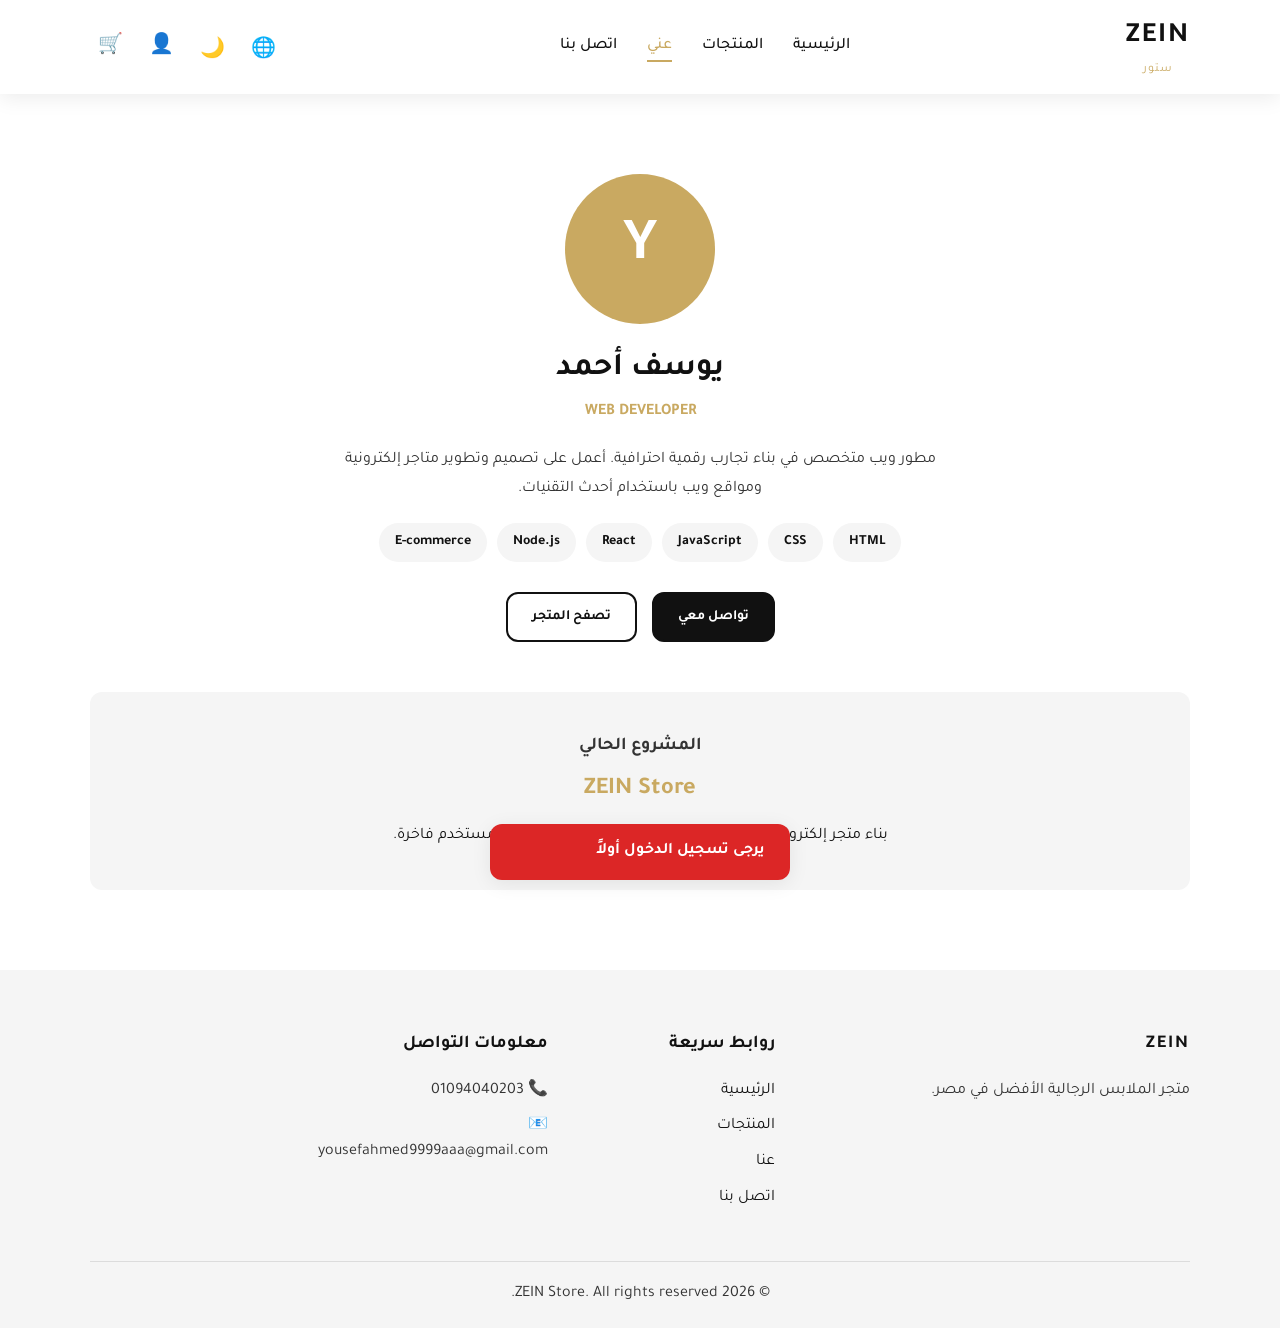
<file: zein-store/about.html>
<!DOCTYPE html>
<html lang="ar" dir="rtl">
<head>
    <meta charset="UTF-8">
    <meta name="viewport" content="width=device-width, initial-scale=1.0">
    <title>صفحتي - ZEIN Store</title>
    <link href="https://fonts.googleapis.com/css2?family=Tajawal:wght@400;500;700&family=Poppins:wght@400;500;600;700&display=swap" rel="stylesheet">
    <link rel="stylesheet" href="css/style.css">
    <link rel="stylesheet" href="css/responsive.css">
    <link rel="icon" href="data:image/svg+xml,<svg xmlns='http://www.w3.org/2000/svg' viewBox='0 0 100 100'><text y='.9em' font-size='90'>👔</text></svg>">
</head>
<body>
    <!-- Header -->
    <header class="header" id="header">
        <div class="container">
            <nav class="navbar">
                <a href="index.html" class="logo">
                    <span class="logo-text">ZEIN</span>
                    <span class="logo-sub">ستور</span>
                </a>
                <ul class="nav-links" id="navLinks">
                    <li><a href="index.html" data-i18n="home">الرئيسية</a></li>
                    <li><a href="products.html" data-i18n="products">المنتجات</a></li>
                    <li><a href="about.html" class="active" data-i18n="about">عني</a></li>
                    <li><a href="contact.html" data-i18n="contact">اتصل بنا</a></li>
                </ul>
                <div class="nav-actions">
                    <button class="btn-icon" id="langBtn" title="Switch Language">🌐</button>
                    <button class="btn-icon" id="darkModeBtn" title="Dark Mode">🌙</button>
                    <a href="login.html" class="btn-icon" id="loginBtn" title="Login">👤</a>
                    <a href="cart.html" class="btn-icon cart-badge" id="cartBtn" title="Cart">
                        🛒 <span class="badge" id="cartBadge">0</span>
                    </a>
                    <button class="hamburger" id="hamburger">
                        <span></span><span></span><span></span>
                    </button>
                </div>
            </nav>
        </div>
    </header>

    <!-- About Section -->
    <section class="section about-page" id="aboutPage">
        <div class="container">
            <div class="about-header">
                <div class="about-avatar">Y</div>
                <h2>يوسف أحمد</h2>
                <p class="tagline">WEB DEVELOPER</p>
                <p class="bio">
                    مطور ويب متخصص في بناء تجارب رقمية احترافية. أعمل على تصميم وتطوير متاجر إلكترونية ومواقع ويب باستخدام أحدث التقنيات.
                </p>
                <div class="skills">
                    <span class="skill-tag">HTML</span>
                    <span class="skill-tag">CSS</span>
                    <span class="skill-tag">JavaScript</span>
                    <span class="skill-tag">React</span>
                    <span class="skill-tag">Node.js</span>
                    <span class="skill-tag">E-commerce</span>
                </div>
                <div class="about-buttons">
                    <a href="contact.html" class="btn btn-primary">تواصل معي</a>
                    <a href="products.html" class="btn btn-outline">تصفح المتجر</a>
                </div>
            </div>
            
            <div class="current-project">
                <h3>المشروع الحالي</h3>
                <p class="project-name">ZEIN Store</p>
                <p>بناء متجر إلكتروني كامل لملابس رجالية بتقنيات حديثة وتجربة مستخدم فاخرة.</p>
            </div>
        </div>
    </section>

    <!-- Footer -->
    <footer class="footer" id="footer">
        <div class="container">
            <div class="footer-grid">
                <div class="footer-col">
                    <h4 class="logo-text">ZEIN</h4>
                    <p>متجر الملابس الرجالية الأفضل في مصر.</p>
                </div>
                <div class="footer-col">
                    <h4>روابط سريعة</h4>
                    <ul>
                        <li><a href="index.html">الرئيسية</a></li>
                        <li><a href="products.html">المنتجات</a></li>
                        <li><a href="about.html">عنا</a></li>
                        <li><a href="contact.html">اتصل بنا</a></li>
                    </ul>
                </div>
                <div class="footer-col">
                    <h4>معلومات التواصل</h4>
                    <p>📞 <a href="tel:01094040203">01094040203</a></p>
                    <p>📧 <a href="mailto:yousefahmed9999aaa@gmail.com">yousefahmed9999aaa@gmail.com</a></p>
                </div>
            </div>
            <div class="footer-bottom">
                <p>&copy; 2026 ZEIN Store. All rights reserved.</p>
            </div>
        </div>
    </footer>

    <div class="toast-container" id="toastContainer"></div>

    <script src="js/main.js"></script>
    <script src="js/auth.js"></script>
    <script>
        // Protect this page
        document.addEventListener('DOMContentLoaded', () => {
            if (!isLoggedIn()) {
                showToast('يرجى تسجيل الدخول أولاً', 'error');
                setTimeout(() => { window.location.href = 'login.html'; }, 2000);
            }
        });
    </script>
</body>
</html>
</file>
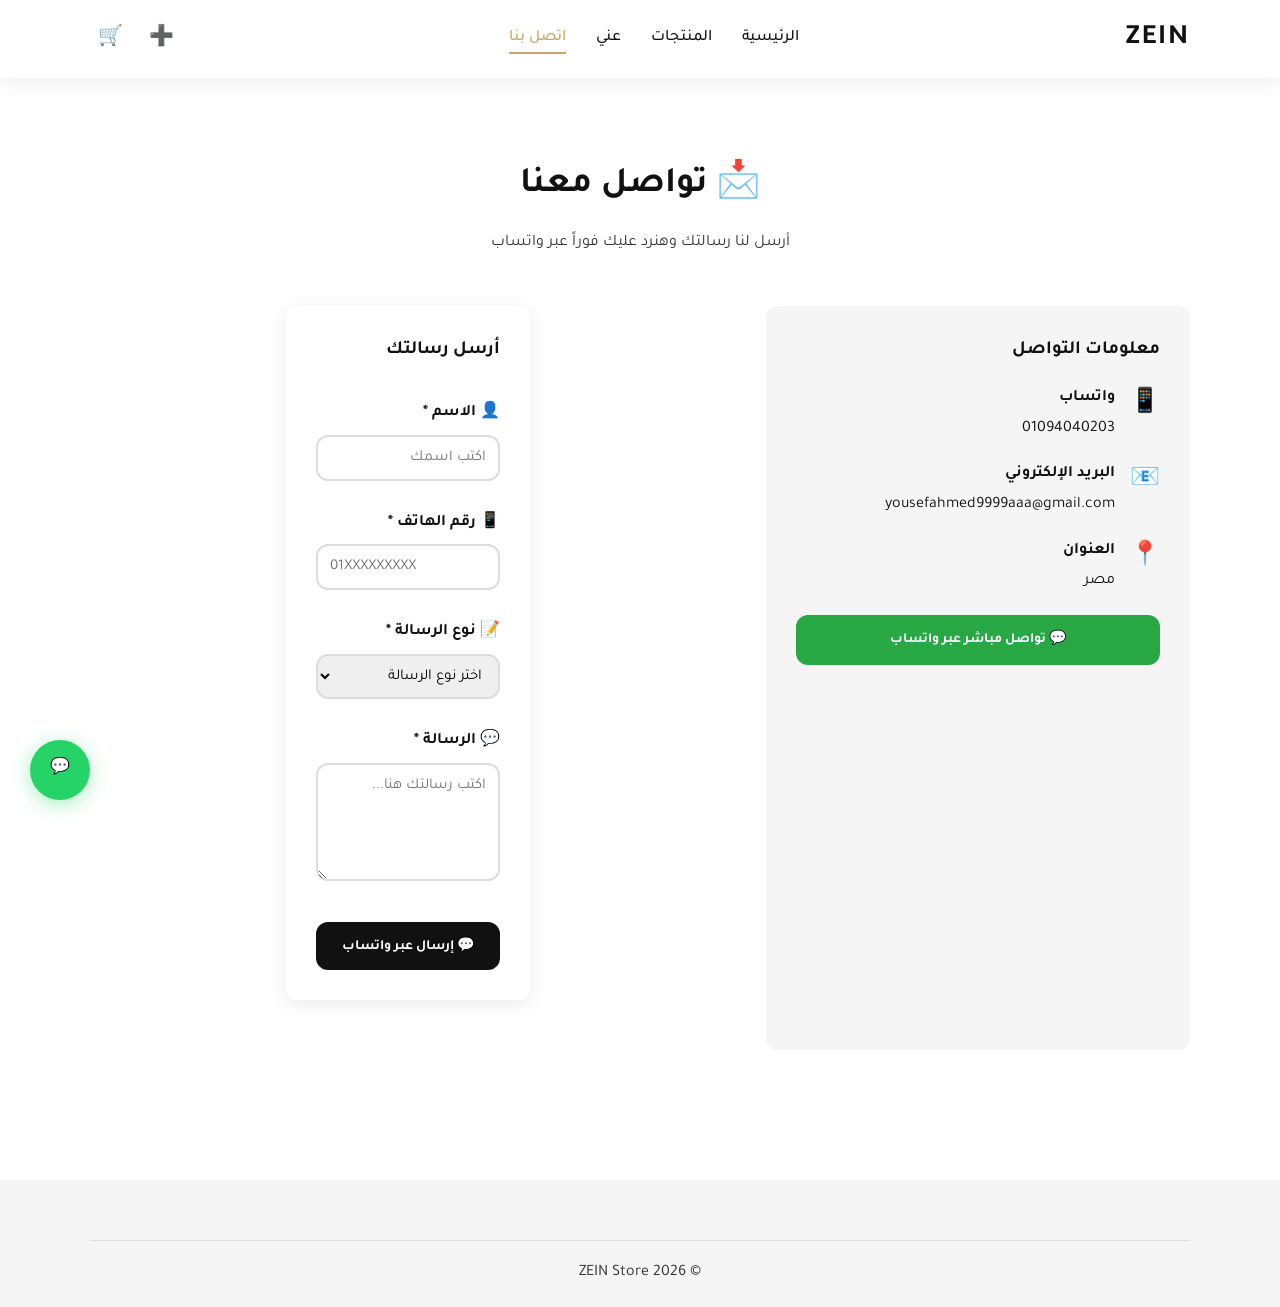
<file: zein-store/contact.html>
<!DOCTYPE html>
<html lang="ar" dir="rtl">
<head>
    <meta charset="UTF-8">
    <meta name="viewport" content="width=device-width, initial-scale=1.0">
    <title>اتصل بنا - ZEIN Store</title>
    <link href="https://fonts.googleapis.com/css2?family=Tajawal:wght@400;500;700&display=swap" rel="stylesheet">
    <link rel="stylesheet" href="css/style.css">
    <link rel="stylesheet" href="css/responsive.css">
</head>
<body>
    <header class="header">
        <div class="container">
            <nav class="navbar">
                <a href="index.html" class="logo"><span class="logo-text">ZEIN</span></a>
                <ul class="nav-links" id="navLinks">
                    <li><a href="index.html">الرئيسية</a></li>
                    <li><a href="products.html">المنتجات</a></li>
                    <li><a href="about.html">عني</a></li>
                    <li><a href="contact.html" class="active">اتصل بنا</a></li>
                </ul>
                <div class="nav-actions">
                    <a href="add-product.html" class="btn-icon">➕</a>
                    <a href="cart.html" class="btn-icon cart-badge">🛒 <span class="badge" id="cartBadge">0</span></a>
                    <button class="hamburger" id="hamburger"><span></span><span></span><span></span></button>
                </div>
            </nav>
        </div>
    </header>

    <section class="section contact-page">
        <div class="container">
            <h2 class="section-title">📩 تواصل معنا</h2>
            <p class="section-subtitle">أرسل لنا رسالتك وهنرد عليك فوراً عبر واتساب</p>
            
            <div class="contact-grid">
                <div class="contact-info-box">
                    <h3>معلومات التواصل</h3>
                    <div class="info-item">
                        <span class="icon">📱</span>
                        <div>
                            <strong>واتساب</strong>
                            <p>01094040203</p>
                        </div>
                    </div>
                    <div class="info-item">
                        <span class="icon">📧</span>
                        <div>
                            <strong>البريد الإلكتروني</strong>
                            <p>yousefahmed9999aaa@gmail.com</p>
                        </div>
                    </div>
                    <div class="info-item">
                        <span class="icon">📍</span>
                        <div>
                            <strong>العنوان</strong>
                            <p>مصر</p>
                        </div>
                    </div>
                    <a href="https://wa.me/201094040203" class="btn btn-success btn-block" target="_blank">💬 تواصل مباشر عبر واتساب</a>
                </div>
                
                <form class="contact-form" id="contactForm">
                    <h3>أرسل رسالتك</h3>
                    <div class="form-group">
                        <label>👤 الاسم *</label>
                        <input type="text" id="contactName" required placeholder="اكتب اسمك">
                    </div>
                    <div class="form-group">
                        <label>📱 رقم الهاتف *</label>
                        <input type="tel" id="contactPhone" required placeholder="01XXXXXXXXX">
                    </div>
                    <div class="form-group">
                        <label>📝 نوع الرسالة *</label>
                        <select id="contactType" required>
                            <option value="">اختر نوع الرسالة</option>
                            <option value="problem">مشكلة في طلب</option>
                            <option value="inquiry">استفسار عن منتج</option>
                            <option value="suggestion">اقتراح</option>
                            <option value="other">أخرى</option>
                        </select>
                    </div>
                    <div class="form-group">
                        <label>💬 الرسالة *</label>
                        <textarea id="contactMessage" required rows="5" placeholder="اكتب رسالتك هنا..."></textarea>
                    </div>
                    <button type="submit" class="btn btn-primary btn-block">💬 إرسال عبر واتساب</button>
                </form>
            </div>
        </div>
    </section>

    <footer class="footer">
        <div class="container">
            <div class="footer-bottom"><p>&copy; 2026 ZEIN Store</p></div>
        </div>
    </footer>

    <a href="https://wa.me/201094040203" class="whatsapp-float" target="_blank"><span>💬</span></a>

    <script src="js/products-data.js"></script>
    <script src="js/main.js"></script>
    <script src="js/contact.js"></script>
</body>
</html>
</file>
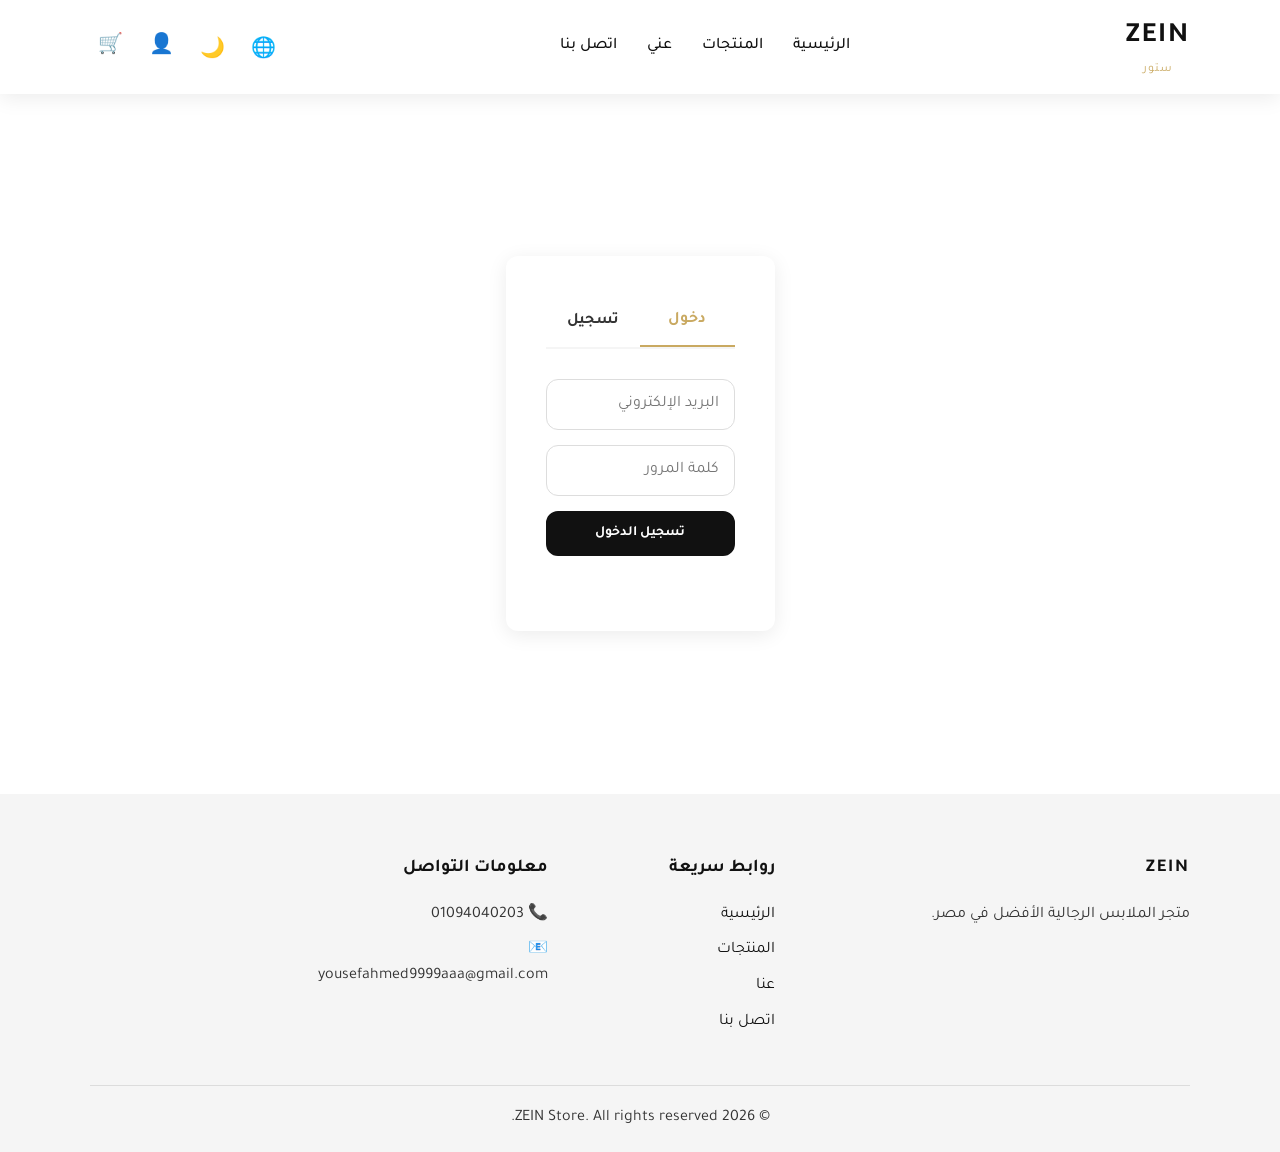
<file: zein-store/login.html>
<!DOCTYPE html>
<html lang="ar" dir="rtl">
<head>
    <meta charset="UTF-8">
    <meta name="viewport" content="width=device-width, initial-scale=1.0">
    <title>تسجيل الدخول - ZEIN Store</title>
    <link href="https://fonts.googleapis.com/css2?family=Tajawal:wght@400;500;700&family=Poppins:wght@400;500;600;700&display=swap" rel="stylesheet">
    <link rel="stylesheet" href="css/style.css">
    <link rel="stylesheet" href="css/responsive.css">
    <link rel="icon" href="data:image/svg+xml,<svg xmlns='http://www.w3.org/2000/svg' viewBox='0 0 100 100'><text y='.9em' font-size='90'>👔</text></svg>">
</head>
<body>
    <!-- Header -->
    <header class="header" id="header">
        <div class="container">
            <nav class="navbar">
                <a href="index.html" class="logo">
                    <span class="logo-text">ZEIN</span>
                    <span class="logo-sub">ستور</span>
                </a>
                <ul class="nav-links" id="navLinks">
                    <li><a href="index.html" data-i18n="home">الرئيسية</a></li>
                    <li><a href="products.html" data-i18n="products">المنتجات</a></li>
                    <li><a href="about.html" data-i18n="about">عني</a></li>
                    <li><a href="contact.html" data-i18n="contact">اتصل بنا</a></li>
                </ul>
                <div class="nav-actions">
                    <button class="btn-icon" id="langBtn" title="Switch Language">🌐</button>
                    <button class="btn-icon" id="darkModeBtn" title="Dark Mode">🌙</button>
                    <a href="login.html" class="btn-icon active" id="loginBtn" title="Login">👤</a>
                    <a href="cart.html" class="btn-icon cart-badge" id="cartBtn" title="Cart">
                        🛒 <span class="badge" id="cartBadge">0</span>
                    </a>
                    <button class="hamburger" id="hamburger">
                        <span></span><span></span><span></span>
                    </button>
                </div>
            </nav>
        </div>
    </header>

    <!-- Auth Section -->
    <section class="section auth-page" id="authPage">
        <div class="container">
            <div class="auth-container">
                <div class="auth-tabs">
                    <button class="auth-tab active" id="loginTab">دخول</button>
                    <button class="auth-tab" id="registerTab">تسجيل</button>
                </div>
                
                <form id="loginForm" class="auth-form">
                    <input type="email" id="loginEmail" placeholder="البريد الإلكتروني" required>
                    <input type="password" id="loginPassword" placeholder="كلمة المرور" required minlength="6">
                    <button type="submit" class="btn btn-primary btn-block">تسجيل الدخول</button>
                </form>
                
                <form id="registerForm" class="auth-form" style="display:none;">
                    <input type="text" id="regName" placeholder="الاسم الكامل" required>
                    <input type="email" id="regEmail" placeholder="البريد الإلكتروني" required>
                    <input type="password" id="regPassword" placeholder="كلمة مرور (6 أحرف+)" required minlength="6">
                    <input type="password" id="regConfirmPassword" placeholder="تأكيد كلمة المرور" required>
                    <button type="submit" class="btn btn-primary btn-block">إنشاء حساب</button>
                </form>
                
                <div id="authMessage" class="auth-message"></div>
            </div>
        </div>
    </section>

    <!-- Footer -->
    <footer class="footer" id="footer">
        <div class="container">
            <div class="footer-grid">
                <div class="footer-col">
                    <h4 class="logo-text">ZEIN</h4>
                    <p>متجر الملابس الرجالية الأفضل في مصر.</p>
                </div>
                <div class="footer-col">
                    <h4>روابط سريعة</h4>
                    <ul>
                        <li><a href="index.html">الرئيسية</a></li>
                        <li><a href="products.html">المنتجات</a></li>
                        <li><a href="about.html">عنا</a></li>
                        <li><a href="contact.html">اتصل بنا</a></li>
                    </ul>
                </div>
                <div class="footer-col">
                    <h4>معلومات التواصل</h4>
                    <p>📞 <a href="tel:01094040203">01094040203</a></p>
                    <p>📧 <a href="mailto:yousefahmed9999aaa@gmail.com">yousefahmed9999aaa@gmail.com</a></p>
                </div>
            </div>
            <div class="footer-bottom">
                <p>&copy; 2026 ZEIN Store. All rights reserved.</p>
            </div>
        </div>
    </footer>

    <div class="toast-container" id="toastContainer"></div>

    <script src="js/main.js"></script>
    <script src="js/auth.js"></script>
    <script>
        document.addEventListener('DOMContentLoaded', () => initAuth());
    </script>
</body>
</html>
</file>
<file: zein-store/css/style.css>
/* ===== CSS Variables ===== */
:root {
  --primary: #111111;
  --accent: #C9A961;
  --white: #FFFFFF;
  --gray: #F5F5F5;
  --dark-gray: #333333;
  --danger: #DC2626;
  --success: #16A34A;
  --radius: 12px;
  --shadow: 0 4px 20px rgba(0,0,0,0.08);
  --shadow-hover: 0 8px 30px rgba(0,0,0,0.15);
  --transition: all 0.3s ease;
  --container: 1300px;
  --section-padding: 80px;
}

/* Dark Mode Variables */
body.dark {
  --primary: #FFFFFF;
  --white: #0F0F0F;
  --gray: #1A1A1A;
  --dark-gray: #CCCCCC;
  background: #0F0F0F;
  color: #FFFFFF;
}

/* ===== Reset & Base ===== */
*, *::before, *::after {
  margin: 0;
  padding: 0;
  box-sizing: border-box;
}

html {
  scroll-behavior: smooth;
}

body {
  font-family: 'Tajawal', 'Poppins', sans-serif;
  background: var(--white);
  color: var(--primary);
  line-height: 1.6;
  overflow-x: hidden;
  transition: background 0.3s ease, color 0.3s ease;
}

body[dir="ltr"] {
  font-family: 'Poppins', 'Tajawal', sans-serif;
}

a {
  text-decoration: none;
  color: inherit;
  transition: var(--transition);
}

ul {
  list-style: none;
}

img {
  max-width: 100%;
  height: auto;
}

/* ===== Container ===== */
.container {
  max-width: var(--container);
  margin: 0 auto;
  padding: 0 20px;
}

/* ===== Header ===== */
.header {
  background: var(--white);
  box-shadow: var(--shadow);
  position: sticky;
  top: 0;
  z-index: 1000;
  transition: var(--transition);
}

body.dark .header {
  background: #0F0F0F;
  border-bottom: 1px solid #2A2A2A;
}

.navbar {
  display: flex;
  align-items: center;
  justify-content: space-between;
  padding: 15px 0;
  gap: 20px;
}

.logo {
  display: flex;
  flex-direction: column;
  align-items: center;
}

.logo-text {
  font-size: 28px;
  font-weight: 700;
  color: var(--primary);
  letter-spacing: 2px;
}

.logo-sub {
  font-size: 12px;
  color: var(--accent);
  letter-spacing: 1px;
}

.nav-links {
  display: flex;
  gap: 30px;
}

.nav-links a {
  font-weight: 500;
  color: var(--primary);
  padding: 8px 0;
  position: relative;
}

.nav-links a::after {
  content: '';
  position: absolute;
  bottom: 0;
  right: 0;
  width: 0;
  height: 2px;
  background: var(--accent);
  transition: var(--transition);
}

.nav-links a:hover::after,
.nav-links a.active::after {
  width: 100%;
}

.nav-links a:hover,
.nav-links a.active {
  color: var(--accent);
}

.nav-actions {
  display: flex;
  align-items: center;
  gap: 10px;
}

.btn-icon {
  background: none;
  border: none;
  font-size: 20px;
  cursor: pointer;
  padding: 8px;
  border-radius: 50%;
  transition: var(--transition);
  position: relative;
}

.btn-icon:hover {
  background: var(--gray);
  transform: scale(1.1);
}

.cart-badge .badge {
  position: absolute;
  top: 0;
  right: 0;
  background: var(--danger);
  color: white;
  font-size: 10px;
  padding: 2px 6px;
  border-radius: 50%;
  font-weight: 700;
}

.hamburger {
  display: none;
  flex-direction: column;
  gap: 5px;
  background: none;
  border: none;
  cursor: pointer;
  padding: 5px;
}

.hamburger span {
  width: 25px;
  height: 3px;
  background: var(--primary);
  border-radius: 3px;
  transition: var(--transition);
}

/* ===== Buttons ===== */
.btn {
  display: inline-flex;
  align-items: center;
  justify-content: center;
  gap: 8px;
  padding: 12px 24px;
  border-radius: var(--radius);
  font-weight: 600;
  font-size: 14px;
  cursor: pointer;
  transition: var(--transition);
  border: 2px solid transparent;
  font-family: inherit;
}

.btn-primary {
  background: var(--primary);
  color: var(--white);
  border-color: var(--primary);
}

.btn-primary:hover {
  background: var(--accent);
  border-color: var(--accent);
  transform: translateY(-2px);
}

.btn-outline {
  background: transparent;
  color: var(--primary);
  border-color: var(--primary);
}

.btn-outline:hover {
  background: var(--primary);
  color: var(--white);
}

.btn-sm {
  padding: 8px 16px;
  font-size: 13px;
}

.btn-lg {
  padding: 16px 32px;
  font-size: 16px;
}

.btn-block {
  width: 100%;
}

/* ===== Hero Section ===== */
.hero {
  padding: 60px 0;
  background: var(--gray);
  min-height: 70vh;
  display: flex;
  align-items: center;
}

.hero .container {
  display: grid;
  grid-template-columns: 1fr 1fr;
  gap: 60px;
  align-items: center;
}

.hero-content h1 {
  font-size: 48px;
  font-weight: 900;
  margin-bottom: 20px;
  line-height: 1.2;
}

.hero-content p {
  font-size: 18px;
  color: var(--dark-gray);
  margin-bottom: 30px;
}

.hero-buttons {
  display: flex;
  gap: 15px;
  flex-wrap: wrap;
}

.hero-image {
  position: relative;
}

.hero-image img {
  width: 100%;
  border-radius: var(--radius);
  box-shadow: var(--shadow);
}

.hero-skeleton {
  width: 100%;
  height: 500px;
  background: linear-gradient(90deg, var(--gray) 25%, #e0e0e0 50%, var(--gray) 75%);
  background-size: 200% 100%;
  animation: skeleton 1.5s infinite;
  border-radius: var(--radius);
}

@keyframes skeleton {
  0% { background-position: 200% 0; }
  100% { background-position: -200% 0; }
}

/* ===== Section ===== */
.section {
  padding: var(--section-padding) 0;
}

.section-title {
  font-size: 36px;
  font-weight: 700;
  text-align: center;
  margin-bottom: 15px;
}

.section-subtitle {
  text-align: center;
  color: var(--dark-gray);
  margin-bottom: 50px;
}

.section-footer {
  text-align: center;
  margin-top: 40px;
}

/* ===== Categories ===== */
.categories-grid {
  display: grid;
  grid-template-columns: repeat(4, 1fr);
  gap: 30px;
}

.category-card {
  background: var(--white);
  padding: 40px 20px;
  border-radius: var(--radius);
  text-align: center;
  box-shadow: var(--shadow);
  transition: var(--transition);
  cursor: pointer;
}

body.dark .category-card {
  background: #1A1A1A;
  border: 1px solid #2A2A2A;
}

.category-card:hover {
  transform: translateY(-8px);
  box-shadow: var(--shadow-hover);
}

.category-card:hover .category-icon {
  transform: scale(1.2);
}

.category-icon {
  font-size: 50px;
  margin-bottom: 15px;
  transition: var(--transition);
}

.category-card h3 {
  font-size: 18px;
  font-weight: 600;
}

/* ===== Products Grid ===== */
.products-grid {
  display: grid;
  grid-template-columns: repeat(4, 1fr);
  gap: 30px;
}

.product-card {
  background: var(--white);
  border-radius: var(--radius);
  overflow: hidden;
  box-shadow: var(--shadow);
  transition: var(--transition);
  position: relative;
}

body.dark .product-card {
  background: #1A1A1A;
  border: 1px solid #2A2A2A;
}

.product-card:hover {
  transform: translateY(-8px);
  box-shadow: var(--shadow-hover);
}

.product-card:hover .product-image img {
  transform: scale(1.08);
}

.product-image {
  position: relative;
  height: 300px;
  overflow: hidden;
}

.product-image img {
  width: 100%;
  height: 100%;
  object-fit: cover;
  transition: var(--transition);
}

.product-badge {
  position: absolute;
  top: 10px;
  right: 10px;
  background: var(--danger);
  color: white;
  padding: 5px 12px;
  border-radius: 20px;
  font-size: 12px;
  font-weight: 600;
}

.product-favorite {
  position: absolute;
  top: 10px;
  left: 10px;
  background: white;
  border: none;
  width: 35px;
  height: 35px;
  border-radius: 50%;
  cursor: pointer;
  font-size: 18px;
  transition: var(--transition);
  display: flex;
  align-items: center;
  justify-content: center;
}

.product-favorite:hover {
  transform: scale(1.1);
}

.product-favorite.active {
  color: var(--danger);
}

.product-info {
  padding: 20px;
}

.product-brand {
  font-size: 12px;
  color: var(--accent);
  font-weight: 600;
  text-transform: uppercase;
}

.product-name {
  font-size: 16px;
  font-weight: 600;
  margin: 8px 0;
  display: -webkit-box;
  -webkit-line-clamp: 2;
  -webkit-box-orient: vertical;
  overflow: hidden;
}

.product-rating {
  display: flex;
  align-items: center;
  gap: 5px;
  margin-bottom: 10px;
}

.stars {
  color: #FFB800;
  font-size: 14px;
}

.rating-count {
  font-size: 12px;
  color: var(--dark-gray);
}

.product-prices {
  display: flex;
  align-items: center;
  gap: 10px;
  margin-bottom: 15px;
}

.current-price {
  font-size: 20px;
  font-weight: 700;
  color: var(--accent);
}

.old-price {
  font-size: 14px;
  color: var(--dark-gray);
  text-decoration: line-through;
}

.add-to-cart-btn {
  width: 100%;
  padding: 12px;
  background: var(--primary);
  color: white;
  border: none;
  border-radius: var(--radius);
  font-weight: 600;
  cursor: pointer;
  transition: var(--transition);
  font-family: inherit;
}

.add-to-cart-btn:hover {
  background: var(--accent);
}

/* ===== Features ===== */
.features {
  background: var(--gray);
}

body.dark .features {
  background: #0A0A0A;
}

.features-grid {
  display: grid;
  grid-template-columns: repeat(4, 1fr);
  gap: 30px;
}

.feature-card {
  text-align: center;
  padding: 30px;
  background: var(--white);
  border-radius: var(--radius);
  box-shadow: var(--shadow);
}

body.dark .feature-card {
  background: #1A1A1A;
}

.feature-icon {
  font-size: 50px;
  margin-bottom: 15px;
}

.feature-card h4 {
  font-size: 18px;
  margin-bottom: 10px;
}

.feature-card p {
  color: var(--dark-gray);
  font-size: 14px;
}

/* ===== Newsletter ===== */
.newsletter {
  background: var(--primary);
  color: white;
  text-align: center;
}

.newsletter .section-title {
  color: white;
}

.newsletter .section-subtitle {
  color: rgba(255,255,255,0.7);
}

.newsletter-form {
  display: flex;
  max-width: 500px;
  margin: 0 auto;
  gap: 10px;
}

.newsletter-form input {
  flex: 1;
  padding: 15px 20px;
  border: none;
  border-radius: var(--radius);
  font-size: 16px;
  font-family: inherit;
}

.newsletter-form input:focus {
  outline: 2px solid var(--accent);
}

.newsletter-form .btn {
  background: var(--accent);
  border-color: var(--accent);
}

.newsletter-form .btn:hover {
  background: var(--white);
  color: var(--primary);
}

/* ===== Footer ===== */
.footer {
  background: var(--gray);
  padding: 60px 0 20px;
}

body.dark .footer {
  background: #0A0A0A;
}

.footer-grid {
  display: grid;
  grid-template-columns: 2fr 1fr 1fr 1fr;
  gap: 40px;
  margin-bottom: 40px;
}

.footer-col h4 {
  font-size: 18px;
  margin-bottom: 20px;
}

.footer-col p {
  color: var(--dark-gray);
  margin-bottom: 10px;
}

.footer-col ul li {
  margin-bottom: 10px;
}

.footer-col ul li a:hover {
  color: var(--accent);
}

.social-links {
  display: flex;
  gap: 15px;
  margin-top: 15px;
}

.social-links a {
  font-size: 24px;
  transition: var(--transition);
}

.social-links a:hover {
  transform: scale(1.2);
}

.footer-bottom {
  text-align: center;
  padding-top: 20px;
  border-top: 1px solid rgba(0,0,0,0.1);
  color: var(--dark-gray);
}

body.dark .footer-bottom {
  border-color: #2A2A2A;
}

/* ===== Filters ===== */
.filters {
  display: flex;
  gap: 15px;
  margin-bottom: 40px;
  flex-wrap: wrap;
  align-items: center;
}

.filter-group input,
.filter-group select {
  padding: 12px 16px;
  border: 1px solid #ddd;
  border-radius: var(--radius);
  font-size: 14px;
  min-width: 180px;
  font-family: inherit;
  background: var(--white);
  color: var(--primary);
}

body.dark .filter-group input,
body.dark .filter-group select {
  background: #1A1A1A;
  border-color: #2A2A2A;
  color: white;
}

.filter-group input:focus,
.filter-group select:focus {
  outline: none;
  border-color: var(--accent);
}

/* ===== No Results ===== */
.no-results {
  text-align: center;
  padding: 60px 20px;
}

.no-results .icon {
  font-size: 80px;
  margin-bottom: 20px;
}

.no-results h3 {
  font-size: 24px;
  margin-bottom: 10px;
}

.no-results p {
  color: var(--dark-gray);
  margin-bottom: 20px;
}

/* Product Detail Page */
.product-detail-page {
  padding-top: 40px;
}

.product-detail-grid {
  display: grid;
  grid-template-columns: 1fr 1fr;
  gap: 50px;
  align-items: start;
}

.product-gallery {
  position: sticky;
  top: 100px;
}

.main-image {
  position: relative;
  border-radius: var(--radius);
  overflow: hidden;
  margin-bottom: 15px;
  background: var(--gray);
}

.main-image img {
  width: 100%;
  height: 500px;
  object-fit: cover;
}

.discount-badge {
  position: absolute;
  top: 20px;
  right: 20px;
  background: var(--danger);
  color: white;
  padding: 10px 20px;
  border-radius: 25px;
  font-weight: 700;
  font-size: 16px;
}

.thumbnails {
  display: flex;
  gap: 10px;
}

.thumb {
  width: 80px;
  height: 80px;
  border-radius: 10px;
  overflow: hidden;
  cursor: pointer;
  border: 3px solid transparent;
  transition: var(--transition);
}

.thumb.active,
.thumb:hover {
  border-color: var(--accent);
}

.thumb img {
  width: 100%;
  height: 100%;
  object-fit: cover;
}

/* Product Info */
.product-info-detail {
  padding: 20px 0;
}

.product-brand-label {
  display: inline-block;
  background: var(--accent);
  color: white;
  padding: 5px 15px;
  border-radius: 20px;
  font-size: 13px;
  font-weight: 600;
  margin-bottom: 15px;
}

.product-title {
  font-size: 32px;
  font-weight: 700;
  margin-bottom: 15px;
  line-height: 1.3;
}

.product-rating-detail {
  display: flex;
  align-items: center;
  gap: 10px;
  margin-bottom: 20px;
}

.stars {
  color: #FFB800;
  font-size: 18px;
}

.rating-text {
  color: var(--dark-gray);
  font-size: 14px;
}

.product-price-box {
  display: flex;
  align-items: center;
  gap: 15px;
  margin-bottom: 25px;
  padding: 20px;
  background: var(--gray);
  border-radius: var(--radius);
}

.current-price-large {
  font-size: 36px;
  font-weight: 700;
  color: var(--accent);
}

.old-price-large {
  font-size: 20px;
  color: var(--dark-gray);
  text-decoration: line-through;
}

.save-badge {
  background: var(--success);
  color: white;
  padding: 5px 12px;
  border-radius: 15px;
  font-size: 13px;
  font-weight: 600;
}

.product-description-box {
  margin-bottom: 25px;
}

.product-description-box h4 {
  font-size: 16px;
  margin-bottom: 10px;
}

.product-description-box p {
  color: var(--dark-gray);
  line-height: 1.8;
}

/* Options */
.option-section {
  margin-bottom: 25px;
  padding-bottom: 25px;
  border-bottom: 1px solid var(--gray);
}

.option-section h4 {
  font-size: 16px;
  margin-bottom: 15px;
}

.color-options {
  display: flex;
  gap: 12px;
}

.color-btn {
  width: 45px;
  height: 45px;
  border-radius: 50%;
  border: 3px solid transparent;
  cursor: pointer;
  transition: var(--transition);
}

.color-btn:hover,
.color-btn.active {
  border-color: var(--accent);
  transform: scale(1.1);
}

.size-options {
  display: flex;
  gap: 10px;
  flex-wrap: wrap;
}

.size-btn {
  padding: 12px 25px;
  border: 2px solid #ddd;
  background: var(--white);
  border-radius: var(--radius);
  cursor: pointer;
  font-weight: 600;
  font-size: 15px;
  transition: var(--transition);
}

.size-btn:hover,
.size-btn.active {
  border-color: var(--accent);
  background: var(--accent);
  color: white;
}

.quantity-selector-large {
  display: flex;
  align-items: center;
  gap: 15px;
}

.qty-btn {
  width: 50px;
  height: 50px;
  border: none;
  background: var(--gray);
  border-radius: var(--radius);
  font-size: 24px;
  cursor: pointer;
  transition: var(--transition);
}

.qty-btn:hover {
  background: var(--accent);
  color: white;
}

.quantity-selector-large input {
  width: 80px;
  text-align: center;
  padding: 12px;
  border: 2px solid #ddd;
  border-radius: var(--radius);
  font-size: 20px;
  font-weight: 700;
}

/* Actions */
.product-actions-detail {
  display: flex;
  gap: 15px;
  margin-top: 30px;
}

.product-actions-detail .btn {
  flex: 1;
  padding: 18px;
  font-size: 18px;
}

/* Error */
.error-404 {
  grid-column: span 2;
  text-align: center;
  padding: 60px;
}

.error-404 h2 {
  font-size: 28px;
  margin-bottom: 20px;
}

@media (max-width: 768px) {
  .product-detail-grid {
    grid-template-columns: 1fr;
  }
  
  .main-image img {
    height: 350px;
  }
  
  .product-title {
    font-size: 24px;
  }
  
  .current-price-large {
    font-size: 28px;
  }
  
  .product-actions-detail {
    flex-direction: column;
  }
}

/* ===== Related Products ===== */
.related-products {
  margin-top: 60px;
}

/* ===== Cart Page ===== */
.cart-grid {
  display: grid;
  grid-template-columns: 2fr 1fr;
  gap: 40px;
}

.cart-items {
  display: flex;
  flex-direction: column;
  gap: 20px;
}

.cart-item {
  display: grid;
  grid-template-columns: 120px 1fr auto;
  gap: 20px;
  padding: 20px;
  background: var(--white);
  border-radius: var(--radius);
  box-shadow: var(--shadow);
  align-items: center;
}

body.dark .cart-item {
  background: #1A1A1A;
}

.cart-item-image {
  width: 120px;
  height: 120px;
  border-radius: var(--radius);
  overflow: hidden;
}

.cart-item-image img {
  width: 100%;
  height: 100%;
  object-fit: cover;
}

.cart-item-info h4 {
  font-size: 16px;
  margin-bottom: 5px;
}

.cart-item-info .brand {
  color: var(--accent);
  font-size: 12px;
  font-weight: 600;
}

.cart-item-info .price {
  font-size: 18px;
  font-weight: 700;
  color: var(--accent);
  margin-top: 10px;
}

.cart-item-quantity {
  display: flex;
  align-items: center;
  gap: 10px;
  margin-top: 10px;
}

.cart-item-quantity button {
  width: 30px;
  height: 30px;
  border: none;
  background: var(--gray);
  border-radius: 5px;
  cursor: pointer;
  font-size: 16px;
  font-family: inherit;
}

.cart-item-quantity span {
  font-weight: 600;
  min-width: 30px;
  text-align: center;
}

.cart-item-remove {
  background: none;
  border: none;
  font-size: 20px;
  cursor: pointer;
  color: var(--danger);
  transition: var(--transition);
}

.cart-item-remove:hover {
  transform: scale(1.2);
}

.cart-summary {
  background: var(--white);
  padding: 30px;
  border-radius: var(--radius);
  box-shadow: var(--shadow);
  position: sticky;
  top: 100px;
}

body.dark .cart-summary {
  background: #1A1A1A;
}

.cart-summary h3 {
  font-size: 20px;
  margin-bottom: 20px;
  padding-bottom: 15px;
  border-bottom: 1px solid rgba(0,0,0,0.1);
}

.summary-row {
  display: flex;
  justify-content: space-between;
  margin-bottom: 15px;
  color: var(--dark-gray);
}

.summary-row.total {
  font-size: 20px;
  font-weight: 700;
  color: var(--primary);
  padding-top: 15px;
  border-top: 2px solid var(--primary);
  margin-top: 15px;
}

.coupon-input {
  display: flex;
  gap: 10px;
  margin: 20px 0;
}

.coupon-input input {
  flex: 1;
  padding: 12px;
  border: 1px solid #ddd;
  border-radius: var(--radius);
  font-family: inherit;
}

.coupon-input button {
  padding: 12px 20px;
  background: var(--accent);
  color: white;
  border: none;
  border-radius: var(--radius);
  cursor: pointer;
  font-weight: 600;
  font-family: inherit;
}

.coupon-message {
  font-size: 14px;
  margin-bottom: 15px;
}

.coupon-message.success {
  color: var(--success);
}

.coupon-message.error {
  color: var(--danger);
}

.checkout-btn {
  width: 100%;
  padding: 16px;
  background: var(--success);
  color: white;
  border: none;
  border-radius: var(--radius);
  font-size: 18px;
  font-weight: 700;
  cursor: pointer;
  transition: var(--transition);
  font-family: inherit;
}

.checkout-btn:hover {
  background: #15803d;
  transform: translateY(-2px);
}

/* Empty Cart */
.empty-cart {
  text-align: center;
  padding: 80px 20px;
}

.empty-cart .icon {
  font-size: 100px;
  margin-bottom: 20px;
}

.empty-cart h3 {
  font-size: 24px;
  margin-bottom: 10px;
}

.empty-cart p {
  color: var(--dark-gray);
  margin-bottom: 30px;
}

/* ===== Auth Page ===== */
.auth-page {
  min-height: calc(100vh - 200px);
  display: flex;
  align-items: center;
}

.auth-container {
  max-width: 450px;
  margin: 0 auto;
  background: var(--white);
  padding: 40px;
  border-radius: var(--radius);
  box-shadow: var(--shadow);
}

body.dark .auth-container {
  background: #1A1A1A;
}

.auth-tabs {
  display: flex;
  margin-bottom: 30px;
  border-bottom: 2px solid var(--gray);
}

.auth-tab {
  flex: 1;
  padding: 15px;
  background: none;
  border: none;
  font-size: 16px;
  font-weight: 600;
  cursor: pointer;
  color: var(--dark-gray);
  transition: var(--transition);
  font-family: inherit;
}

.auth-tab.active {
  color: var(--accent);
  border-bottom: 2px solid var(--accent);
}

.auth-form {
  display: flex;
  flex-direction: column;
  gap: 15px;
}

.auth-form input {
  padding: 15px;
  border: 1px solid #ddd;
  border-radius: var(--radius);
  font-size: 16px;
  font-family: inherit;
  background: var(--white);
  color: var(--primary);
}

body.dark .auth-form input {
  background: #0F0F0F;
  border-color: #2A2A2A;
  color: white;
}

.auth-form input:focus {
  outline: none;
  border-color: var(--accent);
}

.auth-message {
  margin-top: 15px;
  padding: 10px;
  border-radius: var(--radius);
  text-align: center;
  font-weight: 600;
}

.auth-message.success {
  background: rgba(22, 163, 74, 0.1);
  color: var(--success);
}

.auth-message.error {
  background: rgba(220, 38, 38, 0.1);
  color: var(--danger);
}

/* ===== Contact Page ===== */
.contact-grid {
  display: grid;
  grid-template-columns: repeat(3, 1fr);
  gap: 30px;
  margin-bottom: 50px;
}

.contact-card {
  text-align: center;
  padding: 40px 20px;
  background: var(--white);
  border-radius: var(--radius);
  box-shadow: var(--shadow);
  transition: var(--transition);
}

body.dark .contact-card {
  background: #1A1A1A;
}

.contact-card:hover {
  transform: translateY(-5px);
}

.contact-icon {
  font-size: 50px;
  margin-bottom: 15px;
}

.contact-card h4 {
  font-size: 18px;
  margin-bottom: 10px;
}

.contact-card p {
  color: var(--dark-gray);
}

.contact-form {
  max-width: 600px;
  margin: 0 auto 50px;
  display: flex;
  flex-direction: column;
  gap: 15px;
}

.contact-form input,
.contact-form textarea {
  padding: 15px;
  border: 1px solid #ddd;
  border-radius: var(--radius);
  font-size: 16px;
  font-family: inherit;
  background: var(--white);
  color: var(--primary);
}

body.dark .contact-form input,
body.dark .contact-form textarea {
  background: #1A1A1A;
  border-color: #2A2A2A;
  color: white;
}

.contact-form input:focus,
.contact-form textarea:focus {
  outline: none;
  border-color: var(--accent);
}

.contact-social {
  text-align: center;
}

.contact-social h4 {
  margin-bottom: 20px;
}

/* ===== About Page ===== */
.about-header {
  text-align: center;
  max-width: 600px;
  margin: 0 auto 50px;
}

.about-avatar {
  width: 150px;
  height: 150px;
  border-radius: 50%;
  background: var(--accent);
  color: white;
  font-size: 60px;
  font-weight: 700;
  display: flex;
  align-items: center;
  justify-content: center;
  margin: 0 auto 20px;
}

.about-header h2 {
  font-size: 32px;
  margin-bottom: 5px;
}

.tagline {
  color: var(--accent);
  font-weight: 600;
  margin-bottom: 20px;
}

.bio {
  color: var(--dark-gray);
  line-height: 1.8;
  margin-bottom: 20px;
}

.skills {
  display: flex;
  gap: 10px;
  justify-content: center;
  flex-wrap: wrap;
  margin-bottom: 30px;
}

.skill-tag {
  padding: 8px 16px;
  background: var(--gray);
  border-radius: 20px;
  font-size: 14px;
  font-weight: 600;
}

body.dark .skill-tag {
  background: #2A2A2A;
}

.about-buttons {
  display: flex;
  gap: 15px;
  justify-content: center;
}

.current-project {
  background: var(--gray);
  padding: 40px;
  border-radius: var(--radius);
  text-align: center;
}

body.dark .current-project {
  background: #1A1A1A;
}

.current-project h3 {
  font-size: 18px;
  color: var(--dark-gray);
  margin-bottom: 10px;
}

.project-name {
  font-size: 24px;
  font-weight: 700;
  color: var(--accent);
  margin-bottom: 15px;
}

/* ===== 404 Page ===== */
.error-page {
  min-height: 100vh;
  display: flex;
  align-items: center;
  justify-content: center;
}

.error-content {
  text-align: center;
}

.error-code {
  font-size: 150px;
  font-weight: 900;
  color: var(--accent);
  line-height: 1;
}

.error-content h2 {
  font-size: 32px;
  margin: 20px 0 10px;
}

.error-content p {
  color: var(--dark-gray);
  margin-bottom: 30px;
}

/* ===== Toast Notifications ===== */
.toast-container {
  position: fixed;
  bottom: 20px;
  left: 50%;
  transform: translateX(-50%);
  z-index: 9999;
  display: flex;
  flex-direction: column;
  gap: 10px;
}

.toast {
  padding: 15px 25px;
  border-radius: var(--radius);
  color: white;
  font-weight: 600;
  animation: slideUp 0.3s ease;
  display: flex;
  align-items: center;
  gap: 10px;
  min-width: 300px;
  box-shadow: var(--shadow);
}

.toast.success {
  background: var(--success);
}

.toast.error {
  background: var(--danger);
}

.toast.info {
  background: #3B82F6;
}

@keyframes slideUp {
  from {
    opacity: 0;
    transform: translateY(20px);
  }
  to {
    opacity: 1;
    transform: translateY(0);
  }
}

@keyframes fadeOut {
  to {
    opacity: 0;
    transform: translateY(20px);
  }
}

/* ===== Scroll to top ===== */
.scroll-top {
  position: fixed;
  bottom: 30px;
  right: 30px;
  width: 50px;
  height: 50px;
  background: var(--accent);
  color: white;
  border: none;
  border-radius: 50%;
  font-size: 20px;
  cursor: pointer;
  opacity: 0;
  visibility: hidden;
  transition: var(--transition);
  z-index: 1000;
}

.scroll-top.visible {
  opacity: 1;
  visibility: visible;
}

.scroll-top:hover {
  transform: translateY(-5px);
}

/* ===== Loading Skeleton ===== */
.skeleton {
  background: linear-gradient(90deg, var(--gray) 25%, #e0e0e0 50%, var(--gray) 75%);
  background-size: 200% 100%;
  animation: skeleton 1.5s infinite;
}

@keyframes skeleton {
  0% { background-position: 200% 0; }
  100% { background-position: -200% 0; }
}

/* ===== Fade In Animation ===== */
.fade-in {
  opacity: 0;
  transform: translateY(30px);
  transition: opacity 0.6s ease, transform 0.6s ease;
}

.fade-in.visible {
  opacity: 1;
  transform: translateY(0);
}
/* WhatsApp Float Button */
.whatsapp-float {
  position: fixed;
  bottom: 100px;
  left: 30px;
  width: 60px;
  height: 60px;
  background: #25D366;
  border-radius: 50%;
  display: flex;
  align-items: center;
  justify-content: center;
  box-shadow: 0 4px 20px rgba(37, 211, 102, 0.4);
  z-index: 999;
  transition: var(--transition);
  animation: pulse 2s infinite;
}

.whatsapp-float:hover {
  transform: scale(1.1);
  box-shadow: 0 6px 30px rgba(37, 211, 102, 0.6);
}

.whatsapp-icon {
  font-size: 32px;
}

@keyframes pulse {
  0% { box-shadow: 0 0 0 0 rgba(37, 211, 102, 0.7); }
  70% { box-shadow: 0 0 0 20px rgba(37, 211, 102, 0); }
  100% { box-shadow: 0 0 0 0 rgba(37, 211, 102, 0); }
}

@media (max-width: 768px) {
  .whatsapp-float {
    bottom: 20px;
    left: 20px;
    width: 50px;
    height: 50px;
  }
  
  .whatsapp-icon {
    font-size: 26px;
  }
}
/* Admin Login */
.admin-login {
  min-height: 100vh;
  display: flex;
  align-items: center;
  justify-content: center;
  background: var(--gray);
}

.admin-login-box {
  background: var(--white);
  padding: 50px;
  border-radius: var(--radius);
  box-shadow: var(--shadow);
  text-align: center;
  max-width: 400px;
  width: 90%;
}

.admin-login-box h2 {
  font-size: 28px;
  margin-bottom: 20px;
}

.admin-login-box input {
  width: 100%;
  padding: 15px;
  border: 2px solid #ddd;
  border-radius: var(--radius);
  font-size: 18px;
  text-align: center;
  margin-bottom: 20px;
  font-family: inherit;
}

.error-message {
  color: var(--danger);
  margin-top: 15px;
}

.back-link {
  display: block;
  margin-top: 20px;
  color: var(--accent);
}

/* Form Row */
.form-row {
  display: grid;
  grid-template-columns: 1fr 1fr;
  gap: 20px;
}

.add-product-form .form-group {
  margin-bottom: 20px;
}

.add-product-form label {
  display: block;
  font-weight: 600;
  margin-bottom: 8px;
  font-size: 14px;
}

.add-product-form input,
.add-product-form select,
.add-product-form textarea {
  width: 100%;
  padding: 12px;
  border: 2px solid #ddd;
  border-radius: var(--radius);
  font-size: 15px;
  font-family: inherit;
}

.add-product-form small {
  display: block;
  margin-top: 5px;
  color: var(--dark-gray);
  font-size: 12px;
}

.colors-section {
  margin-bottom: 20px;
}

.color-picker-row {
  display: flex;
  gap: 10px;
  align-items: center;
  margin-bottom: 10px;
}

.selected-colors {
  display: flex;
  gap: 10px;
  flex-wrap: wrap;
}

.color-tag {
  display: flex;
  align-items: center;
  gap: 8px;
  padding: 6px 12px;
  border-radius: 20px;
  color: white;
  font-size: 13px;
}

.color-tag button {
  background: rgba(0,0,0,0.3);
  border: none;
  color: white;
  width: 18px;
  height: 18px;
  border-radius: 50%;
  cursor: pointer;
}

body.dark .admin-login-box,
body.dark .add-product-form input,
body.dark .add-product-form select,
body.dark .add-product-form textarea {
  background: #1A1A1A;
}

@media (max-width: 768px) {
  .form-row {
    grid-template-columns: 1fr;
  }
}
/* Checkout Modal */
.checkout-modal {
  background: var(--white);
  padding: 0;
  border-radius: 20px;
  max-width: 500px;
  width: 90%;
  max-height: 90vh;
  overflow-y: auto;
  position: relative;
  animation: slideUp 0.3s ease;
}

body.dark .checkout-modal {
  background: #1A1A1A;
}

.checkout-header {
  text-align: center;
  padding: 30px 30px 20px;
  border-bottom: 1px solid var(--gray);
}

.checkout-icon {
  font-size: 60px;
  margin-bottom: 15px;
}

.checkout-header h3 {
  font-size: 24px;
  margin-bottom: 8px;
}

.checkout-header p {
  color: var(--dark-gray);
  font-size: 14px;
}

.checkout-form {
  padding: 25px 30px;
}

.checkout-form-group {
  margin-bottom: 20px;
}

.checkout-form-group label {
  display: block;
  font-weight: 600;
  margin-bottom: 8px;
  font-size: 14px;
}

.checkout-form-group input,
.checkout-form-group textarea {
  width: 100%;
  padding: 14px 16px;
  border: 2px solid #e0e0e0;
  border-radius: 12px;
  font-size: 15px;
  font-family: inherit;
  transition: var(--transition);
  background: var(--white);
  color: var(--primary);
}

body.dark .checkout-form-group input,
body.dark .checkout-form-group textarea {
  background: #0F0F0F;
  border-color: #2A2A2A;
  color: white;
}

.checkout-form-group input:focus,
.checkout-form-group textarea:focus {
  outline: none;
  border-color: var(--accent);
  box-shadow: 0 0 0 4px rgba(201, 169, 97, 0.1);
}

.checkout-form .btn {
  margin-top: 10px;
  padding: 16px;
  font-size: 17px;
}

.checkout-footer {
  text-align: center;
  padding: 15px 30px 25px;
  border-top: 1px solid var(--gray);
}

.checkout-footer p {
  color: var(--dark-gray);
  font-size: 13px;
}

@keyframes slideUp {
  from { transform: translateY(50px); opacity: 0; }
  to { transform: translateY(0); opacity: 1; }
  
}
/* Image Upload */
.or-divider {
  text-align: center;
  margin: 15px 0;
  color: var(--dark-gray);
  font-size: 14px;
  position: relative;
}

.or-divider::before,
.or-divider::after {
  content: '';
  position: absolute;
  top: 50%;
  width: 40%;
  height: 1px;
  background: #ddd;
}

.or-divider::before { right: 0; }
.or-divider::after { left: 0; }

.file-upload-label {
  display: block;
  cursor: pointer;
}

.file-upload-label input[type="file"] {
  display: none;
}

.upload-btn {
  display: block;
  padding: 15px;
  background: var(--gray);
  border: 2px dashed #ccc;
  border-radius: var(--radius);
  text-align: center;
  font-weight: 600;
  transition: var(--transition);
}

.upload-btn:hover {
  border-color: var(--accent);
  background: rgba(201, 169, 97, 0.1);
}

.image-preview {
  margin-top: 15px;
  position: relative;
}

.image-preview img {
  width: 100%;
  max-height: 250px;
  object-fit: cover;
  border-radius: var(--radius);
  border: 2px solid var(--accent);
}

.remove-img {
  position: absolute;
  top: 10px;
  right: 10px;
  width: 30px;
  height: 30px;
  background: var(--danger);
  color: white;
  border: none;
  border-radius: 50%;
  cursor: pointer;
}

body.dark .upload-btn {
  background: #1A1A1A;
  border-color: #2A2A2A;
}
/* Contact Page */
.contact-grid {
  display: grid;
  grid-template-columns: 1fr 1.5fr;
  gap: 40px;
}

.contact-info-box {
  background: var(--gray);
  padding: 30px;
  border-radius: var(--radius);
}

.contact-info-box h3 {
  margin-bottom: 20px;
}

.info-item {
  display: flex;
  gap: 15px;
  margin-bottom: 20px;
}

.info-item .icon {
  font-size: 24px;
}

.info-item strong {
  display: block;
  margin-bottom: 5px;
}

.contact-form {
  background: var(--white);
  padding: 30px;
  border-radius: var(--radius);
  box-shadow: var(--shadow);
}

body.dark .contact-form {
  background: #1A1A1A;
}

.contact-form h3 {
  margin-bottom: 20px;
}

.contact-form .form-group {
  margin-bottom: 15px;
}

.contact-form label {
  display: block;
  font-weight: 600;
  margin-bottom: 8px;
}

.contact-form input,
.contact-form select,
.contact-form textarea {
  width: 100%;
  padding: 12px;
  border: 2px solid #ddd;
  border-radius: var(--radius);
  font-family: inherit;
  font-size: 15px;
}

body.dark .contact-form input,
body.dark .contact-form select,
body.dark .contact-form textarea {
  background: #0F0F0F;
  border-color: #2A2A2A;
  color: white;
}

/* Admin Panel */
.admin-login {
  min-height: 100vh;
  display: flex;
  align-items: center;
  justify-content: center;
  background: var(--gray);
}

.admin-login-box {
  background: var(--white);
  padding: 50px;
  border-radius: var(--radius);
  box-shadow: var(--shadow);
  text-align: center;
  max-width: 400px;
  width: 90%;
}

.admin-login-box h2 {
  margin-bottom: 20px;
}

.admin-login-box input {
  width: 100%;
  padding: 15px;
  border: 2px solid #ddd;
  border-radius: var(--radius);
  font-size: 18px;
  text-align: center;
  margin-bottom: 20px;
  font-family: inherit;
}

.error-message {
  color: var(--danger);
  margin-top: 15px;
}

.back-link {
  display: block;
  margin-top: 20px;
  color: var(--accent);
}

.admin-divider {
  margin: 50px 0;
  border: none;
  border-top: 2px solid var(--gray);
}

.admin-note {
  color: var(--dark-gray);
  margin-bottom: 20px;
  text-align: center;
}

.form-row {
  display: grid;
  grid-template-columns: 1fr 1fr;
  gap: 20px;
}

.add-product-form .form-group {
  margin-bottom: 20px;
}

.add-product-form label {
  display: block;
  font-weight: 600;
  margin-bottom: 8px;
}

.add-product-form input,
.add-product-form select,
.add-product-form textarea {
  width: 100%;
  padding: 12px;
  border: 2px solid #ddd;
  border-radius: var(--radius);
  font-family: inherit;
  font-size: 15px;
}

body.dark .add-product-form input,
body.dark .add-product-form select,
body.dark .add-product-form textarea {
  background: #0F0F0F;
  border-color: #2A2A2A;
  color: white;
}

.or-divider {
  text-align: center;
  margin: 15px 0;
  color: var(--dark-gray);
  position: relative;
}

.or-divider::before,
.or-divider::after {
  content: '';
  position: absolute;
  top: 50%;
  width: 40%;
  height: 1px;
  background: #ddd;
}

.or-divider::before { right: 0; }
.or-divider::after { left: 0; }

.file-upload-label {
  display: block;
  cursor: pointer;
}

.file-upload-label input[type="file"] {
  display: none;
}

.upload-btn {
  display: block;
  padding: 15px;
  background: var(--gray);
  border: 2px dashed #ccc;
  border-radius: var(--radius);
  text-align: center;
  font-weight: 600;
  transition: var(--transition);
}

.upload-btn:hover {
  border-color: var(--accent);
}

.image-preview {
  margin-top: 15px;
  position: relative;
}

.image-preview img {
  width: 100%;
  max-height: 250px;
  object-fit: cover;
  border-radius: var(--radius);
}

.remove-img {
  position: absolute;
  top: 10px;
  right: 10px;
  width: 30px;
  height: 30px;
  background: var(--danger);
  color: white;
  border: none;
  border-radius: 50%;
  cursor: pointer;
}

.colors-section {
  margin-bottom: 20px;
}

.color-picker-row {
  display: flex;
  gap: 10px;
  align-items: center;
  margin-bottom: 10px;
}

.selected-colors {
  display: flex;
  gap: 10px;
  flex-wrap: wrap;
}

.color-tag {
  display: flex;
  align-items: center;
  gap: 8px;
  padding: 6px 12px;
  border-radius: 20px;
  color: white;
  font-size: 13px;
}

.color-tag button {
  background: rgba(0,0,0,0.3);
  border: none;
  color: white;
  width: 18px;
  height: 18px;
  border-radius: 50%;
  cursor: pointer;
}

/* Admin Products Grid */
.products-admin-grid {
  display: grid;
  gap: 15px;
}

.admin-product-card {
  display: flex;
  align-items: center;
  gap: 20px;
  background: var(--white);
  padding: 15px;
  border-radius: var(--radius);
  box-shadow: var(--shadow);
}

body.dark .admin-product-card {
  background: #1A1A1A;
}

.admin-product-img {
  width: 80px;
  height: 80px;
  border-radius: 10px;
  overflow: hidden;
  flex-shrink: 0;
}

.admin-product-img img {
  width: 100%;
  height: 100%;
  object-fit: cover;
}

.admin-product-info {
  flex: 1;
}

.admin-product-info h4 {
  margin-bottom: 5px;
}

.admin-product-info p {
  color: var(--dark-gray);
  font-size: 14px;
}

.status-badge {
  display: inline-block;
  padding: 3px 10px;
  border-radius: 10px;
  font-size: 12px;
  margin-top: 5px;
}

.status-badge.published {
  background: #d4edda;
  color: #155724;
}

.status-badge.draft {
  background: #fff3cd;
  color: #856404;
}

.admin-product-actions {
  display: flex;
  gap: 10px;
}

.btn-warning {
  background: #ffc107;
  color: #000;
}

.btn-success {
  background: #28a745;
  color: white;
}

.btn-danger {
  background: #dc3545;
  color: white;
}

.btn-sm {
  padding: 8px 15px;
  font-size: 13px;
}

@media (max-width: 768px) {
  .contact-grid {
    grid-template-columns: 1fr;
  }
  
  .form-row {
    grid-template-columns: 1fr;
  }
  
  .admin-product-card {
    flex-direction: column;
    text-align: center;
  }
  
  .admin-product-actions {
    width: 100%;
    justify-content: center;
  }
}
/* Size Checkboxes in Admin */
.size-checkboxes {
  display: flex;
  flex-wrap: wrap;
  gap: 10px;
}

.size-checkbox {
  display: flex;
  align-items: center;
  gap: 5px;
  padding: 10px 15px;
  background: var(--gray);
  border-radius: 8px;
  cursor: pointer;
  font-weight: 600;
  transition: var(--transition);
}

.size-checkbox:hover {
  background: var(--accent);
  color: white;
}

.size-checkbox input {
  width: auto !important;
  cursor: pointer;
}

/* Admin Product Card */
.sizes-text {
  font-size: 12px;
  color: var(--dark-gray);
  margin-top: 3px;
}

/* Size Options in Product Page */
.size-options {
  display: flex;
  gap: 10px;
  flex-wrap: wrap;
}

.size-btn {
  padding: 12px 25px;
  border: 2px solid #ddd;
  background: var(--white);
  border-radius: var(--radius);
  cursor: pointer;
  font-weight: 600;
  font-size: 15px;
  transition: var(--transition);
}

.size-btn:hover,
.size-btn.active {
  border-color: var(--accent);
  background: var(--accent);
  color: white;
}

body.dark .size-btn {
  background: #0F0F0F;
  border-color: #2A2A2A;
  color: white;
}

body.dark .size-checkbox {
  background: #1A1A1A;
}
/* ===== Payment Methods ===== */
.payment-methods {
  margin-bottom: 25px;
}

.payment-methods h4 {
  font-size: 16px;
  margin-bottom: 12px;
  font-weight: 700;
}

.payment-option {
  display: flex;
  align-items: center;
  gap: 12px;
  padding: 15px 18px;
  border: 2px solid #e0e0e0;
  border-radius: 12px;
  margin-bottom: 10px;
  cursor: pointer;
  transition: all 0.2s;
  background: #fff;
}

.payment-option:hover {
  border-color: #C9A961;
  background: #fffbf0;
}

.payment-option.selected {
  border-color: #C9A961;
  background: #fffbf0;
  box-shadow: 0 0 0 4px rgba(201, 169, 97, 0.15);
}

.payment-option input[type="radio"] {
  width: 20px;
  height: 20px;
  accent-color: #C9A961;
  cursor: pointer;
  flex-shrink: 0;
}

.payment-option-content {
  flex: 1;
}

.payment-option-title {
  font-weight: 700;
  font-size: 15px;
  margin-bottom: 3px;
  color: #111;
}

.payment-option-desc {
  font-size: 12px;
  color: #666;
  line-height: 1.4;
}

.payment-option-icon {
  font-size: 24px;
  flex-shrink: 0;
}

body.dark .payment-option {
  background: #1a1a1a;
  border-color: #2a2a2a;
}

body.dark .payment-option:hover,
body.dark .payment-option.selected {
  background: #252525;
  border-color: #C9A961;
}

body.dark .payment-option-title {
  color: #fff;
}

body.dark .payment-option-desc {
  color: #aaa;
}

/* InstaPay Details Box */
.instapay-box {
  background: linear-gradient(135deg, #f0f7ff, #e8f2ff);
  border: 2px dashed #3B82F6;
  border-radius: 12px;
  padding: 18px;
  margin: 15px 0;
  display: none;
}

.instapay-box.show {
  display: block;
  animation: slideDown 0.3s ease;
}

@keyframes slideDown {
  from { opacity: 0; transform: translateY(-10px); }
  to { opacity: 1; transform: translateY(0); }
}

.instapay-box h5 {
  font-size: 14px;
  margin-bottom: 10px;
  color: #1e40af;
  font-weight: 700;
}

.instapay-number {
  background: #fff;
  padding: 12px 16px;
  border-radius: 10px;
  font-size: 18px;
  font-weight: 800;
  color: #1e40af;
  text-align: center;
  letter-spacing: 2px;
  margin-bottom: 10px;
  border: 1px solid #c7ddff;
  direction: ltr;
}

.instapay-hint {
  font-size: 12px;
  color: #1e40af;
  text-align: center;
  margin-bottom: 15px;
  line-height: 1.5;
}

body.dark .instapay-box {
  background: linear-gradient(135deg, #1a2740, #1a2c50);
  border-color: #3B82F6;
}

body.dark .instapay-number {
  background: #0f1a2e;
  border-color: #1e3a5f;
  color: #93c5fd;
}

body.dark .instapay-hint,
body.dark .instapay-box h5 {
  color: #93c5fd;
}

/* Receipt Upload */
.receipt-upload {
  margin-top: 15px;
}

.receipt-upload label {
  display: block;
  font-weight: 600;
  margin-bottom: 8px;
  font-size: 13px;
  color: #1e40af;
}

.receipt-upload-btn {
  display: flex;
  align-items: center;
  justify-content: center;
  gap: 8px;
  width: 100%;
  padding: 14px;
  background: #fff;
  border: 2px dashed #3B82F6;
  border-radius: 10px;
  cursor: pointer;
  transition: all 0.2s;
  font-weight: 600;
  color: #1e40af;
  font-family: inherit;
  font-size: 14px;
}

.receipt-upload-btn:hover {
  background: #eff6ff;
}

.receipt-upload input[type="file"] {
  display: none;
}

.receipt-preview {
  margin-top: 10px;
  position: relative;
}

.receipt-preview img {
  width: 100%;
  max-height: 200px;
  object-fit: contain;
  border-radius: 10px;
  border: 2px solid #4ade80;
  background: #f9f9f9;
}

.receipt-preview .remove-receipt {
  position: absolute;
  top: 8px;
  right: 8px;
  width: 32px;
  height: 32px;
  background: #dc2626;
  color: white;
  border: none;
  border-radius: 50%;
  font-size: 16px;
  cursor: pointer;
  display: flex;
  align-items: center;
  justify-content: center;
  box-shadow: 0 2px 8px rgba(0,0,0,0.2);
}

.receipt-preview .receipt-check {
  display: flex;
  align-items: center;
  gap: 8px;
  padding: 10px 14px;
  background: #dcfce7;
  border-radius: 10px;
  color: #15803d;
  font-weight: 600;
  font-size: 13px;
}

body.dark .receipt-upload-btn {
  background: #1a1a1a;
  color: #93c5fd;
  border-color: #3B82F6;
}

body.dark .receipt-preview .receipt-check {
  background: #14532d;
  color: #86efac;
}
</file>
<file: zein-store/css/responsive.css>
/* ===== Responsive Design ===== */

/* Large Desktop */
@media (max-width: 1400px) {
  :root {
    --container: 1140px;
  }
}

/* Desktop */
@media (max-width: 1200px) {
  :root {
    --container: 960px;
  }
  
  .products-grid {
    grid-template-columns: repeat(3, 1fr);
  }
  
  .categories-grid {
    grid-template-columns: repeat(2, 1fr);
  }
  
  .features-grid {
    grid-template-columns: repeat(2, 1fr);
  }
}

/* Tablet */
@media (max-width: 992px) {
  :root {
    --container: 720px;
    --section-padding: 60px;
  }
  
  .hamburger {
    display: flex;
  }
  
  .nav-links {
    position: fixed;
    top: 70px;
    right: -100%;
    width: 80%;
    max-width: 300px;
    height: calc(100vh - 70px);
    background: var(--white);
    flex-direction: column;
    padding: 30px;
    gap: 20px;
    box-shadow: var(--shadow);
    transition: var(--transition);
    z-index: 1000;
  }
  
  body.dark .nav-links {
    background: #0F0F0F;
    border-left: 1px solid #2A2A2A;
  }
  
  .nav-links.active {
    right: 0;
  }
  
  .hero .container {
    grid-template-columns: 1fr;
    text-align: center;
  }
  
  .hero-content h1 {
    font-size: 36px;
  }
  
  .hero-buttons {
    justify-content: center;
  }
  
  .hero-image {
    order: -1;
  }
  
  .product-detail-grid {
    grid-template-columns: 1fr;
  }
  
  .product-gallery {
    position: static;
  }
  
  .cart-grid {
    grid-template-columns: 1fr;
  }
  
  .cart-summary {
    position: static;
  }
  
  .footer-grid {
    grid-template-columns: repeat(2, 1fr);
  }
  
  .contact-grid {
    grid-template-columns: 1fr;
  }
  
  .section-title {
    font-size: 28px;
  }
}

/* Mobile Large */
@media (max-width: 768px) {
  :root {
    --container: 540px;
    --section-padding: 50px;
  }
  
  .products-grid {
    grid-template-columns: repeat(2, 1fr);
    gap: 15px;
  }
  
  .product-image {
    height: 200px;
  }
  
  .product-info {
    padding: 15px;
  }
  
  .product-name {
    font-size: 14px;
  }
  
  .current-price {
    font-size: 16px;
  }
  
  .newsletter-form {
    flex-direction: column;
  }
  
  .filters {
    flex-direction: column;
  }
  
  .filter-group input,
  .filter-group select {
    width: 100%;
    min-width: 100%;
  }
  
  .cart-item {
    grid-template-columns: 80px 1fr;
  }
  
  .cart-item-quantity {
    grid-column: span 2;
    justify-content: center;
  }
  
  .cart-item-remove {
    position: absolute;
    top: 10px;
    left: 10px;
  }
  
  .about-buttons {
    flex-direction: column;
  }
  
  .hero-content h1 {
    font-size: 28px;
  }
  
  .error-code {
    font-size: 100px;
  }
}

/* Mobile Small */
@media (max-width: 576px) {
  :root {
    --container: 100%;
  }
  
  .products-grid {
    grid-template-columns: 1fr;
  }
  
  .categories-grid {
    grid-template-columns: 1fr;
  }
  
  .features-grid {
    grid-template-columns: 1fr;
  }
  
  .footer-grid {
    grid-template-columns: 1fr;
    text-align: center;
  }
  
  .social-links {
    justify-content: center;
  }
  
  .nav-actions {
    gap: 5px;
  }
  
  .btn-icon {
    padding: 6px;
    font-size: 18px;
  }
  
  .hero-buttons {
    flex-direction: column;
  }
  
  .product-actions {
    flex-direction: column;
  }
  
  .auth-container {
    padding: 30px 20px;
    margin: 0 10px;
  }
  
  .toast {
    min-width: auto;
    width: calc(100% - 40px);
  }
}

/* Hamburger Animation */
.hamburger.active span:nth-child(1) {
  transform: rotate(45deg) translate(5px, 5px);
}

.hamburger.active span:nth-child(2) {
  opacity: 0;
}

.hamburger.active span:nth-child(3) {
  transform: rotate(-45deg) translate(7px, -6px);
}

/* Fix for RTL in mobile menu */
body[dir="rtl"] .nav-links {
  right: auto;
  left: -100%;
}

body[dir="rtl"] .nav-links.active {
  left: 0;
  right: auto;
}

/* Dark Mode Toggle Animation */
.theme-btn .icon {
  transition: transform 0.3s ease;
}

.theme-btn:hover .icon {
  transform: rotate(20deg);
}

/* Smooth scroll for anchor links */
html {
  scroll-behavior: smooth;
}

/* Hide scrollbar but keep functionality */
::-webkit-scrollbar {
  width: 8px;
}

::-webkit-scrollbar-track {
  background: var(--gray);
}

::-webkit-scrollbar-thumb {
  background: var(--accent);
  border-radius: 4px;
}

::-webkit-scrollbar-thumb:hover {
  background: var(--primary);
}

/* Selection color */
::selection {
  background: var(--accent);
  color: white;
}

/* Focus visible for accessibility */
:focus-visible {
  outline: 2px solid var(--accent);
  outline-offset: 2px;
}

/* Print styles */
@media print {
  .header,
  .footer,
  .nav-actions,
  .hamburger,
  .toast-container,
  .scroll-top {
    display: none !important;
  }
  
  body {
    background: white;
    color: black;
  }
  
  .product-card,
  .cart-item {
    break-inside: avoid;
    box-shadow: none;
    border: 1px solid #ddd;
  }
}
</file>
